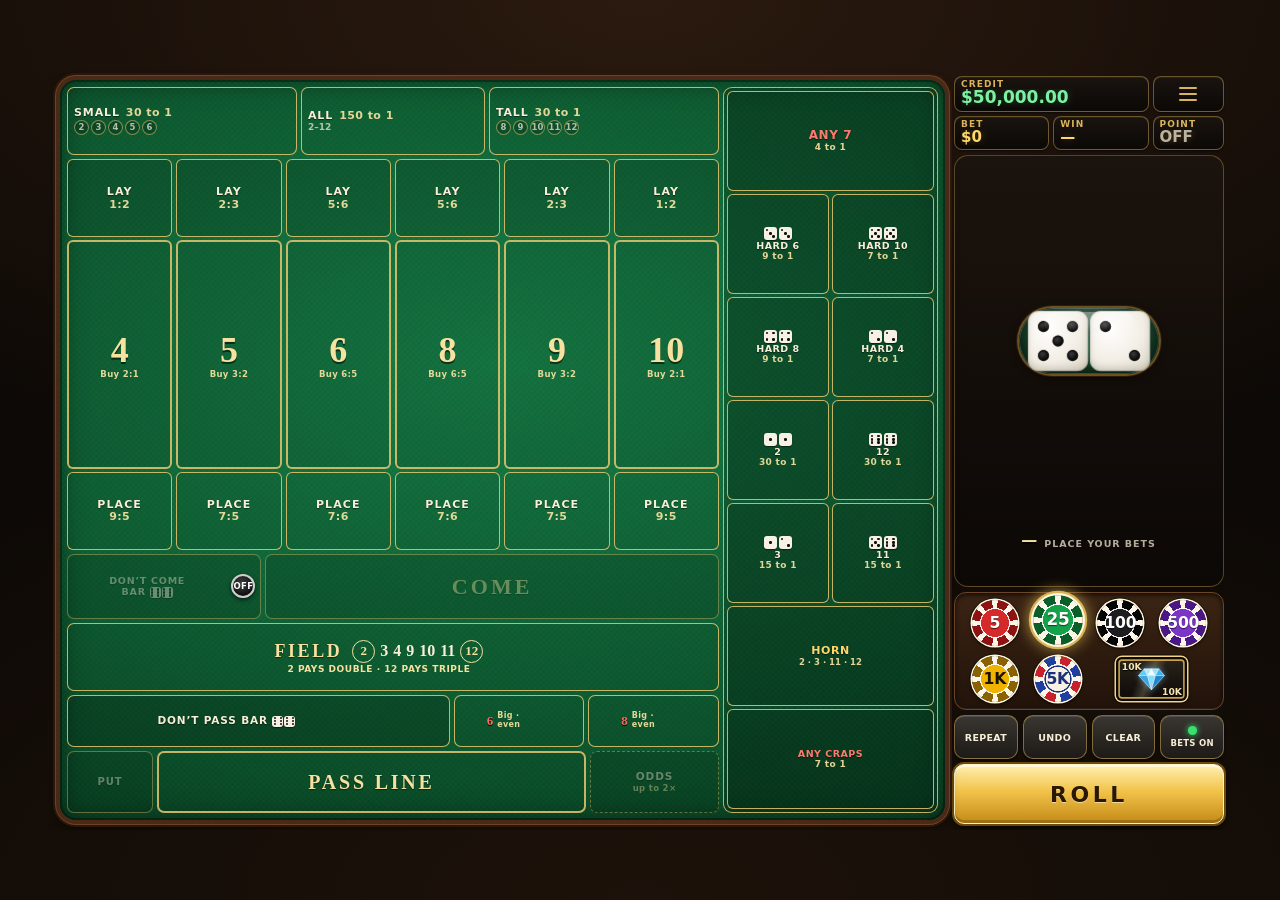
<file: index.html>
<!DOCTYPE html>
<html lang="en">
<head>
  <meta charset="UTF-8">
  <meta name="viewport" content="width=device-width, initial-scale=1, maximum-scale=1, user-scalable=no, viewport-fit=cover">
  <title>Craps</title>
  <meta name="description" content="Bubble craps table for iPhone, playable offline.">
  <link rel="stylesheet" href="styles.css">
  <link rel="manifest" href="manifest.json">
  <meta name="apple-mobile-web-app-capable" content="yes">
  <meta name="mobile-web-app-capable" content="yes">
  <meta name="apple-mobile-web-app-status-bar-style" content="black-translucent">
  <meta name="apple-mobile-web-app-title" content="Craps">
  <meta name="format-detection" content="telephone=no">
  <meta name="theme-color" content="#0d0906">
  <link rel="apple-touch-icon" href="icons/icon-192.png">
  <link rel="icon" href="icons/icon.svg" type="image/svg+xml">
</head>
<body>
  <div id="app" class="app">

    <!-- ===== Meters ===== -->
    <header class="meters" aria-label="Meters">
      <div class="meter m-credit"><span class="m-lbl">Credit</span><span id="m-credit" class="m-val">$50,000.00</span></div>
      <div class="meter m-bet"><span class="m-lbl">Bet</span><span id="m-bet" class="m-val">$0</span></div>
      <div class="meter m-win"><span class="m-lbl">Win</span><span id="m-win" class="m-val" aria-live="polite">&mdash;</span></div>
      <div class="meter m-point"><span class="m-lbl">Point</span><span id="m-point" class="m-val">OFF</span></div>
      <button id="btn-menu" class="menu-btn" type="button" aria-label="Open menu" aria-haspopup="dialog">
        <span></span><span></span><span></span>
      </button>
    </header>

    <!-- ===== Dice bubble ===== -->
    <section class="bubble" aria-label="Dice">
      <div class="dome" id="dome">
        <div class="die" id="die1"></div>
        <div class="die" id="die2"></div>
      </div>
      <div class="readout">
        <span id="dice-total" class="total">&ndash;</span>
        <span id="dice-caption" class="caption">Place your bets</span>
      </div>
      <ol id="roll-strip" class="strip" aria-label="Recent rolls, newest first"></ol>
    </section>

    <!-- ===== The felt ===== -->
    <main id="felt" class="felt" aria-label="Craps table">
      <div class="bonus">
        <button class="spot bonus-spot" data-spot="small" type="button">
          <span class="lbl">Small</span>
          <span class="pips" data-pips="small"></span>
          <span class="pay">30 to 1</span>
          <span class="cs"></span>
        </button>
        <button class="spot bonus-spot all-spot" data-spot="all" type="button">
          <span class="lbl">All</span>
          <span class="all-count" id="all-count">2&ndash;12</span>
          <span class="pay">150 to 1</span>
          <span class="cs"></span>
        </button>
        <button class="spot bonus-spot" data-spot="tall" type="button">
          <span class="lbl">Tall</span>
          <span class="pips" data-pips="tall"></span>
          <span class="pay">30 to 1</span>
          <span class="cs"></span>
        </button>
      </div>

      <div class="numbers" id="numbers"></div>

      <div class="come-row">
        <button class="spot dc-bar" data-spot="dont-come" type="button">
          <span class="lbl">Don&rsquo;t Come<br>Bar <span class="bar12" data-dice="6,6"></span></span>
          <span class="cs"></span>
          <span class="puck-home" id="puck-home"></span>
        </button>
        <button class="spot come" data-spot="come" type="button">
          <span class="lbl big">Come</span>
          <span class="cs"></span>
        </button>
      </div>

      <button class="spot field" data-spot="field" type="button">
        <span class="field-top">
          <span class="lbl big">Field</span>
          <span class="fnums"><b class="ring">2</b><b>3</b><b>4</b><b>9</b><b>10</b><b>11</b><b class="ring">12</b></span>
        </span>
        <span class="sub">2 pays double &middot; 12 pays triple</span>
        <span class="cs"></span>
      </button>

      <div class="dp-row">
        <button class="spot dp-bar" data-spot="dont-pass" type="button">
          <span class="lbl">Don&rsquo;t Pass Bar <span class="bar12" data-dice="6,6"></span></span>
          <span class="sub-cs" data-sub="dont-pass-odds"></span>
          <span class="cs"></span>
        </button>
        <button class="spot big6" data-spot="big-6" type="button">
          <span class="lbl big-num">6</span><span class="pay">Big &middot; even</span>
          <span class="cs"></span>
        </button>
        <button class="spot big8" data-spot="big-8" type="button">
          <span class="lbl big-num">8</span><span class="pay">Big &middot; even</span>
          <span class="cs"></span>
        </button>
      </div>

      <div class="pass-row">
        <button class="spot put" data-spot="put" type="button">
          <span class="lbl">Put</span>
          <span class="cs"></span>
        </button>
        <button class="spot pass" data-spot="pass" type="button">
          <span class="lbl big">Pass Line</span>
          <span class="cs"></span>
        </button>
        <button class="spot pass-odds" data-spot="pass-odds" type="button">
          <span class="lbl">Odds</span><span class="pay">up to 2&times;</span>
          <span class="cs"></span>
        </button>
      </div>

      <div class="props" id="props"></div>

      <div class="toasts" id="toasts" aria-live="polite"></div>
    </main>

    <!-- ===== Chip tray ===== -->
    <section id="tray" class="tray" aria-label="Chips">
      <button class="tchip c5" data-v="5" type="button" aria-label="5 dollar chip"><b>5</b></button>
      <button class="tchip c25" data-v="25" type="button" aria-label="25 dollar chip"><b>25</b></button>
      <button class="tchip c100" data-v="100" type="button" aria-label="100 dollar chip"><b>100</b></button>
      <button class="tchip c500" data-v="500" type="button" aria-label="500 dollar chip"><b>500</b></button>
      <button class="tchip c1000" data-v="1000" type="button" aria-label="1,000 dollar chip"><b>1K</b></button>
      <button class="tchip c5000" data-v="5000" type="button" aria-label="5,000 dollar chip"><b>5K</b></button>
      <button class="tchip c10000" data-v="10000" type="button" aria-label="10,000 dollar plaque"><b>10K</b><b aria-hidden="true">10K</b></button>
      <span class="tray-drop" aria-hidden="true">Drop here to take down</span>
    </section>

    <!-- ===== Buttons ===== -->
    <section class="controls" aria-label="Controls">
      <button id="btn-repeat" class="ctl" type="button">Repeat</button>
      <button id="btn-undo" class="ctl" type="button">Undo</button>
      <button id="btn-clear" class="ctl" type="button">Clear</button>
      <button id="btn-bets" class="ctl bets-toggle" type="button" aria-pressed="true"><i class="led"></i><span id="bets-state">Bets On</span></button>
      <button id="btn-roll" class="roll" type="button">Roll</button>
    </section>
  </div>

  <!-- ===== Overlays ===== -->
  <div id="fx" class="fx" aria-hidden="true"></div>

  <div id="pop-backdrop" class="pop-backdrop" hidden></div>
  <div id="popover" class="popover" role="menu" hidden>
    <div class="pop-head" id="pop-head"></div>
    <div class="pop-items" id="pop-items"></div>
  </div>

  <div id="odds" class="modal" role="dialog" aria-modal="true" aria-labelledby="odds-title" hidden>
    <div class="card odds-card">
      <h2 id="odds-title">Take odds?</h2>
      <p id="odds-sub" class="card-sub"></p>
      <div class="odds-btns">
        <button type="button" class="odds-opt" data-m="1"><span class="o-main">1&times;</span><span class="o-amt"></span></button>
        <button type="button" class="odds-opt" data-m="2"><span class="o-main">2&times;</span><span class="o-amt"></span></button>
        <button type="button" class="odds-opt no" data-m="0"><span class="o-main">No Odds</span><span class="o-amt"></span></button>
      </div>
      <button type="button" id="odds-keep" class="link-btn" hidden>Keep current odds</button>
    </div>
  </div>

  <div id="dialog" class="modal" role="alertdialog" aria-modal="true" aria-labelledby="dlg-title" hidden>
    <div class="card">
      <h2 id="dlg-title"></h2>
      <p id="dlg-text" class="card-sub"></p>
      <div class="dlg-btns">
        <button type="button" id="dlg-cancel" class="btn-sec">Cancel</button>
        <button type="button" id="dlg-ok" class="btn-pri">OK</button>
      </div>
    </div>
  </div>

  <div id="menu" class="sheet-wrap" role="dialog" aria-modal="true" aria-label="Menu" hidden>
    <div class="sheet">
      <div class="sheet-head">
        <h2>Menu</h2>
        <button type="button" id="menu-close" class="sheet-close" aria-label="Close menu">&times;</button>
      </div>
      <div class="sheet-body" id="sheet-body">
        <div class="sheet-actions">
          <button type="button" id="btn-sound" class="btn-sec" aria-pressed="true">Sound: On</button>
          <button type="button" id="btn-newgame" class="btn-danger">New Game</button>
        </div>
        <section class="sheet-sec">
          <h3>On the table <span id="menu-atrisk" class="muted"></span></h3>
          <ul id="menu-bets" class="bet-list"></ul>
        </section>
        <section class="sheet-sec">
          <h3>Roll history</h3>
          <ol id="menu-rolls" class="roll-list"></ol>
        </section>
        <section class="sheet-sec">
          <h3>Payouts &amp; rules</h3>
          <table class="pay-table">
            <tbody>
              <tr><th>Pass / Come</th><td>1 to 1 &middot; 7/11 win, 2/3/12 lose on the come-out</td></tr>
              <tr><th>Don&rsquo;t Pass / Don&rsquo;t Come</th><td>1 to 1 &middot; 12 is a push (bar)</td></tr>
              <tr><th>Odds</th><td>True odds up to 2&times; the flat bet: 4/10 2 to 1, 5/9 3 to 2, 6/8 6 to 5. Come odds are off on the come-out.</td></tr>
              <tr><th>Place</th><td>4/10 9 to 5 &middot; 5/9 7 to 5 &middot; 6/8 7 to 6. Off on the come-out, stays up after a win.</td></tr>
              <tr><th>Buy</th><td>True odds less 5% of the bet, taken only from a win. Off on the come-out.</td></tr>
              <tr><th>Lay</th><td>4/10 1 to 2 &middot; 5/9 2 to 3 &middot; 6/8 5 to 6, less 5% of the win.</td></tr>
              <tr><th>Big 6 / Big 8</th><td>1 to 1</td></tr>
              <tr><th>Field</th><td>3, 4, 9, 10, 11 pay 1 to 1 &middot; 2 pays double &middot; 12 pays triple</td></tr>
              <tr><th>Hard 4 / 10</th><td>7 to 1</td></tr>
              <tr><th>Hard 6 / 8</th><td>9 to 1</td></tr>
              <tr><th>Any 7</th><td>4 to 1 (one roll)</td></tr>
              <tr><th>Any Craps</th><td>7 to 1 (one roll)</td></tr>
              <tr><th>2 / 12</th><td>30 to 1 (one roll)</td></tr>
              <tr><th>3 / 11</th><td>15 to 1 (one roll)</td></tr>
              <tr><th>Horn</th><td>Splits the wager four ways across 2, 3, 11, 12 (whole dollars each, $4 minimum)</td></tr>
              <tr><th>Small / Tall</th><td>30 to 1 &middot; roll every number 2&ndash;6 (or 8&ndash;12) before a 7</td></tr>
              <tr><th>All</th><td>150 to 1 &middot; roll every number 2&ndash;12 before a 7. Bonus bets open only on a come-out before any number has rolled since the last 7.</td></tr>
              <tr><th>Put</th><td>1 to 1 &middot; a pass-line bet made after the point is set</td></tr>
            </tbody>
          </table>
          <p class="muted small">Tap a spot to bet the selected chip. Hold a bet for options, or drag it onto the chip tray to take it down.</p>
        </section>
        <p id="diag" class="diag"></p>
      </div>
    </div>
  </div>

  <script src="craps-engine.js"></script>
  <script src="app.js"></script>
  <script>
    if ('serviceWorker' in navigator && location.protocol !== 'file:') {
      navigator.serviceWorker.register('service-worker.js').catch(function () {});
    }
  </script>
</body>
</html>
</file>
<file: styles.css>
/* =====================================================================
   Bubble Craps — single-screen casino terminal
   Portrait stacks; landscape puts the felt on the left and a rail on the right.
   ===================================================================== */

:root {
  /* Safe areas (overridable via inline style for testing: ?debug=1&safe=1) */
  --safe-top: env(safe-area-inset-top, 0px);
  --safe-right: env(safe-area-inset-right, 0px);
  --safe-bottom: env(safe-area-inset-bottom, 0px);
  --safe-left: env(safe-area-inset-left, 0px);

  --pad: 6px;
  --gap: 5px;

  --bg: #0d0906;
  --rail-1: #4a2a17;
  --rail-2: #2a160b;
  --felt-1: #178048;
  --felt-2: #0e5f33;
  --felt-3: #073b1f;
  --gold: #d9b45b;
  --gold-hi: #f6e2a0;
  --gold-lo: #8f6d27;
  --line: rgba(232, 199, 112, 0.85);
  --cream: #f7efd8;
  --cream-dim: rgba(247, 239, 216, 0.72);
  --win: #45e07c;
  --lose: #ff5a5a;
  --ink: #120c08;

  --chip: 26px;
  --box-chip: 22px;
  --die: 46px;
  --tray-chip: min(46px, calc((min(100vw, 640px) - 96px) / 7.3)); /* 6 chips + plaque across */

  --serif: ui-serif, Georgia, "Times New Roman", serif;
  --sans: system-ui, -apple-system, "SF Pro Text", "Segoe UI", Roboto, Helvetica, Arial, sans-serif;

  color-scheme: dark;
}

/* Test-only iPhone Pro Max insets (?debug=1&safe=1 adds .safe-test) */
html.safe-test { --safe-top: 62px; --safe-right: 0px; --safe-bottom: 34px; --safe-left: 0px; }
@media (orientation: landscape) {
  html.safe-test { --safe-top: 0px; --safe-right: 62px; --safe-bottom: 21px; --safe-left: 62px; }
}

*, *::before, *::after { box-sizing: border-box; }

html, body {
  margin: 0;
  height: 100%;
  overflow: hidden;
  overscroll-behavior: none;
  background: var(--bg);
  color: var(--cream);
  font-family: var(--sans);
  -webkit-text-size-adjust: 100%;
  text-size-adjust: 100%;
}

/* body is the ONE full-screen fixed layer; every overlay is absolute inside it
   (iOS samples full-edge fixed elements to tint the status bar).
   --app-h is set only in an installed iPhone app (app.js pinShellHeight);
   unset, this is exactly inset: 0. */
body {
  position: fixed;
  top: 0;
  left: 0;
  width: 100%;
  height: var(--app-h, 100%);
  -webkit-user-select: none;
  user-select: none;
  -webkit-touch-callout: none;
  -webkit-tap-highlight-color: transparent;
  touch-action: manipulation;
  background:
    radial-gradient(120% 80% at 50% 0%, #2b1a0f 0%, transparent 70%),
    radial-gradient(120% 80% at 50% 100%, #1d120a 0%, transparent 70%),
    var(--bg);
}

button {
  font: inherit;
  color: inherit;
  margin: 0;
  border: 0;
  padding: 0;
  background: none;
  cursor: pointer;
  -webkit-tap-highlight-color: transparent;
  touch-action: manipulation;
}
button:focus { outline: none; }
button:focus-visible { outline: 2px solid var(--gold-hi); outline-offset: 1px; }

[hidden] { display: none !important; }

/* ===================================================================
   App shell
   =================================================================== */
.app {
  position: absolute;
  inset: 0;
  margin: auto;
  width: 100%;
  height: var(--app-h, 100dvh);
  max-width: 640px;
  padding:
    calc(var(--safe-top) + var(--pad))
    calc(var(--safe-right) + var(--pad))
    calc(var(--safe-bottom) + var(--pad))
    calc(var(--safe-left) + var(--pad));
  display: grid;
  gap: var(--gap);
  grid-template-columns: minmax(0, 1fr);
  grid-template-rows: auto auto minmax(0, 1fr) auto auto;
  grid-template-areas: "meters" "bubble" "felt" "tray" "controls";
  overflow: hidden;
  touch-action: none;
}
.modal, .pop-backdrop, .popover { touch-action: none; }

@media (orientation: landscape) {
  :root {
    --chip: 24px;
    --box-chip: 21px;
    --die: 56px;
    --rail: clamp(196px, 25vw, 270px);
    --tray-chip: 36px;
  }
  .app {
    max-width: 1180px;
    max-height: 760px;
    grid-template-columns: minmax(0, 1fr) var(--rail);
    grid-template-rows: auto minmax(0, 1fr) auto auto;
    grid-template-areas:
      "felt meters"
      "felt bubble"
      "felt tray"
      "felt controls";
  }
}

/* ===================================================================
   Meters
   =================================================================== */
.meters {
  grid-area: meters;
  display: grid;
  grid-template-columns: 1.35fr 1fr 1fr 0.8fr 40px;
  gap: 4px;
  min-width: 0;
}
.meter, .menu-btn {
  background: linear-gradient(#1a1410, #0b0806);
  border: 1px solid rgba(217, 180, 91, 0.45);
  border-radius: 8px;
  box-shadow: inset 0 1px 0 rgba(255, 255, 255, 0.06), 0 1px 2px rgba(0, 0, 0, 0.6);
}
.meter {
  min-width: 0;
  padding: 3px 6px 4px;
  display: flex;
  flex-direction: column;
  justify-content: center;
  line-height: 1.05;
}
.m-lbl {
  font-size: 9px;
  font-weight: 700;
  letter-spacing: 0.12em;
  text-transform: uppercase;
  color: var(--gold);
}
.m-val {
  font-size: 16px;
  font-weight: 800;
  font-variant-numeric: tabular-nums;
  color: #ffd76a;
  white-space: nowrap;
  overflow: hidden;
  text-overflow: clip;
  text-shadow: 0 0 8px rgba(255, 200, 80, 0.25);
}
.m-credit .m-val { color: #7cf0a3; text-shadow: 0 0 8px rgba(80, 255, 140, 0.25); }
.m-win .m-val.pos { color: var(--win); }
.m-win .m-val.neg { color: var(--lose); text-shadow: 0 0 8px rgba(255, 80, 80, 0.3); }
.m-win .m-val.zero { color: var(--cream-dim); }
.m-point .m-val { color: var(--cream-dim); }
.m-point .m-val.on { color: #fff; }
.m-win .m-val.bump, .m-credit .m-val.bump { animation: bump 0.45s ease-out; }
@keyframes bump { 0% { transform: scale(1); } 35% { transform: scale(1.12); } 100% { transform: scale(1); } }

.menu-btn {
  display: flex;
  flex-direction: column;
  justify-content: center;
  align-items: center;
  gap: 4px;
  min-height: 40px;
}
.menu-btn span { display: block; width: 18px; height: 2px; border-radius: 1px; background: var(--gold); }

@media (orientation: landscape) {
  .meters {
    grid-template-columns: minmax(0, 1fr) minmax(0, 1fr) minmax(0, 0.75fr);
    grid-template-rows: auto auto;
    grid-template-areas: "credit credit menu" "bet win point";
  }
  .m-credit { grid-area: credit; } .m-bet { grid-area: bet; } .m-win { grid-area: win; } .m-point { grid-area: point; }
  .meters .menu-btn { grid-area: menu; min-height: 0; }
  .m-val { font-size: 15px; }
  .m-credit .m-val { font-size: 17px; }
}

/* ===================================================================
   Dice bubble
   =================================================================== */
.bubble {
  grid-area: bubble;
  min-width: 0;
  min-height: 0;
  display: grid;
  grid-template-columns: auto auto minmax(0, 1fr);
  align-items: center;
  gap: 8px;
  padding: 5px 8px;
  border-radius: 14px;
  background: linear-gradient(#1b130d, #0c0806);
  border: 1px solid rgba(217, 180, 91, 0.35);
}
.dome {
  position: relative;
  display: flex;
  gap: 8px;
  align-items: center;
  justify-content: center;
  padding: 7px 14px;
  border-radius: 999px;
  background:
    radial-gradient(120% 90% at 50% 15%, rgba(255, 255, 255, 0.22) 0%, rgba(255, 255, 255, 0.04) 38%, transparent 60%),
    radial-gradient(100% 100% at 50% 60%, #1f5d3a 0%, #0b2a19 70%, #06170d 100%);
  box-shadow:
    inset 0 0 0 1px rgba(255, 255, 255, 0.18),
    inset 0 -8px 16px rgba(0, 0, 0, 0.55),
    0 0 0 2px #6b5021,
    0 0 0 3px #2a1d0b,
    0 3px 8px rgba(0, 0, 0, 0.6);
}
.dome::after {
  content: "";
  position: absolute;
  left: 18%; right: 18%; top: 4px; height: 30%;
  border-radius: 999px;
  background: linear-gradient(rgba(255, 255, 255, 0.35), rgba(255, 255, 255, 0));
  pointer-events: none;
}
.dome.shake { animation: domeShake 0.9s ease-out; }
@keyframes domeShake {
  0%, 100% { transform: translate(0, 0); }
  10% { transform: translate(-2px, 1px); }
  20% { transform: translate(2px, -1px); }
  30% { transform: translate(-2px, 0); }
  40% { transform: translate(1px, 1px); }
  55% { transform: translate(-1px, 0); }
}

.die {
  width: var(--die);
  height: var(--die);
  perspective: 260px;
}
.die.hop { animation: hop 0.9s cubic-bezier(.25, .7, .3, 1); }
.die:nth-child(2).hop { animation-delay: 0.04s; }
@keyframes hop {
  0% { transform: translateY(0) scale(1); }
  20% { transform: translateY(-9px) scale(0.92); }
  45% { transform: translateY(2px) scale(1.02); }
  62% { transform: translateY(-4px); }
  80% { transform: translateY(0); }
  100% { transform: translateY(0); }
}
.cube {
  position: relative;
  width: 100%;
  height: 100%;
  transform-style: preserve-3d;
  transition: transform 0.9s cubic-bezier(.2, .75, .25, 1);
}
.cube.settled { transition: none; }
.face {
  position: absolute;
  inset: 0;
  border-radius: 18%;
  background: radial-gradient(circle at 35% 30%, #ffffff 0%, #f3efe6 55%, #d9d2c1 100%);
  box-shadow: inset 0 0 0 1px rgba(0, 0, 0, 0.12), inset 0 -3px 6px rgba(0, 0, 0, 0.12);
  display: grid;
  grid-template-columns: repeat(3, 1fr);
  grid-template-rows: repeat(3, 1fr);
  padding: 14%;
  backface-visibility: hidden;
  -webkit-backface-visibility: hidden;
}
.face i {
  width: 76%;
  height: 76%;
  margin: auto;
  border-radius: 50%;
  background: radial-gradient(circle at 40% 35%, #3a3a3a, #050505 70%);
  box-shadow: inset 0 1px 1px rgba(0, 0, 0, 0.6);
}
.face.f1 i { background: radial-gradient(circle at 40% 35%, #e33, #8a0c0c 75%); }
.face.f1 { transform: translateZ(calc(var(--die) / 2)); }
.face.f6 { transform: rotateY(180deg) translateZ(calc(var(--die) / 2)); }
.face.f3 { transform: rotateY(90deg) translateZ(calc(var(--die) / 2)); }
.face.f4 { transform: rotateY(-90deg) translateZ(calc(var(--die) / 2)); }
.face.f5 { transform: rotateX(90deg) translateZ(calc(var(--die) / 2)); }
.face.f2 { transform: rotateX(-90deg) translateZ(calc(var(--die) / 2)); }

.readout {
  display: flex;
  flex-direction: column;
  align-items: center;
  min-width: 64px;
  line-height: 1;
}
.total {
  font-family: var(--serif);
  font-size: 30px;
  font-weight: 700;
  color: var(--gold-hi);
  text-shadow: 0 2px 0 rgba(0, 0, 0, 0.6);
  font-variant-numeric: tabular-nums;
}
.caption {
  margin-top: 3px;
  font-size: 9.5px;
  font-weight: 800;
  letter-spacing: 0.1em;
  text-transform: uppercase;
  color: var(--cream-dim);
  white-space: nowrap;
}
.caption.good { color: var(--win); }
.caption.bad { color: var(--lose); }
.caption.point { color: #ffd76a; }

.strip {
  list-style: none;
  margin: 0;
  padding: 0;
  display: flex;
  gap: 4px;
  overflow: hidden;
  min-width: 0;
  min-height: 24px;
  align-items: center;
  -webkit-mask-image: linear-gradient(90deg, #000 80%, transparent);
  mask-image: linear-gradient(90deg, #000 80%, transparent);
}
.rchip {
  flex: 0 0 auto;
  width: 24px;
  height: 24px;
  border-radius: 6px;
  display: grid;
  place-items: center;
  font-size: 12px;
  font-weight: 800;
  color: #fff;
  background: #3b3f55;
  border: 1.5px solid #8b90b8;
  text-shadow: 0 1px 1px rgba(0, 0, 0, 0.7);
}
.rchip.seven { background: #8e1c1c; border-color: #ff6b6b; }
.rchip.craps { background: #4f1f86; border-color: #c38bff; }
.rchip.hard  { background: #1b6a35; border-color: #6bf09a; }
.rchip.new { animation: rIn 0.35s ease-out; }
@keyframes rIn { from { transform: scale(0.4); opacity: 0; } to { transform: scale(1); opacity: 1; } }

@media (orientation: landscape) {
  .bubble {
    grid-template-columns: minmax(0, 1fr);
    grid-template-rows: minmax(0, 1fr) auto auto;
    grid-template-areas: "dome" "readout" "strip";
    padding: 6px;
    gap: 4px;
  }
  .dome { grid-area: dome; padding: 6px 12px; gap: 8px; justify-self: center; align-self: center; }
  .readout { grid-area: readout; flex-direction: row; justify-content: center; align-items: baseline; gap: 8px; min-width: 0; }
  .readout .caption { margin-top: 0; }
  .strip { grid-area: strip; }
  .rchip { width: 22px; height: 22px; font-size: 11px; }
  .total { font-size: 28px; }
}

/* ===================================================================
   Felt
   =================================================================== */
.felt {
  grid-area: felt;
  position: relative;
  min-height: 0;
  min-width: 0;
  padding: 7px;
  border-radius: 16px;
  background:
    radial-gradient(130% 85% at 50% 38%, var(--felt-1) 0%, var(--felt-2) 52%, var(--felt-3) 100%);
  box-shadow:
    inset 0 0 0 2px rgba(0, 0, 0, 0.35),
    inset 0 0 26px rgba(0, 0, 0, 0.55),
    0 0 0 4px var(--rail-1),
    0 0 0 5px #6b4426,
    0 0 0 7px var(--rail-2),
    0 6px 14px rgba(0, 0, 0, 0.7);
  margin: 4px;
  display: grid;
  gap: 4px;
  grid-template-columns: minmax(0, 1fr);
  grid-template-rows:
    minmax(38px, 0.75fr)
    minmax(120px, 4.4fr)
    minmax(44px, 1fr)
    minmax(46px, 1.05fr)
    minmax(38px, 0.8fr)
    minmax(40px, 0.95fr)
    minmax(84px, 2fr);
  grid-template-areas: "bonus" "nums" "come" "field" "dp" "pass" "props";
  overflow: hidden;
  touch-action: none;
}
/* fine felt texture */
.felt::before {
  content: "";
  position: absolute;
  inset: 0;
  border-radius: inherit;
  pointer-events: none;
  background:
    repeating-linear-gradient(45deg, rgba(255, 255, 255, 0.012) 0 2px, transparent 2px 4px),
    repeating-linear-gradient(-45deg, rgba(0, 0, 0, 0.03) 0 2px, transparent 2px 4px);
}

@media (orientation: landscape) {
  .felt {
    grid-template-columns: minmax(0, 1fr) minmax(128px, 0.33fr);
    grid-template-rows:
      minmax(40px, 1.05fr)
      minmax(104px, 6fr)
      minmax(40px, 1fr)
      minmax(42px, 1.05fr)
      minmax(32px, 0.8fr)
      minmax(36px, 0.95fr);
    grid-template-areas:
      "bonus props"
      "nums props"
      "come props"
      "field props"
      "dp props"
      "pass props";
  }
}

.bonus      { grid-area: bonus; }
.numbers    { grid-area: nums; }
.come-row   { grid-area: come; }
.field      { grid-area: field; }
.dp-row     { grid-area: dp; }
.pass-row   { grid-area: pass; }
.props      { grid-area: props; }

.bonus, .come-row, .dp-row, .pass-row, .numbers {
  display: grid;
  gap: 4px;
  min-height: 0;
  min-width: 0;
}

/* ----- generic spot ----- */
.spot {
  position: relative;
  min-width: 0;
  min-height: 0;
  border: 1.5px solid var(--line);
  border-radius: 7px;
  background: rgba(0, 0, 0, 0.06);
  color: var(--cream);
  display: flex;
  flex-direction: column;
  align-items: center;
  justify-content: center;
  text-align: center;
  line-height: 1.05;
  overflow: hidden;
  transition: background-color 0.15s, opacity 0.2s;
}
.spot:active:not(.dim) { background-color: rgba(255, 235, 170, 0.12); }
.lbl {
  font-weight: 800;
  font-size: 11px;
  letter-spacing: 0.08em;
  text-transform: uppercase;
  color: var(--cream);
  text-shadow: 0 1px 1px rgba(0, 0, 0, 0.5);
}
.lbl.big {
  font-family: var(--serif);
  font-size: 19px;
  letter-spacing: 0.14em;
  color: var(--gold-hi);
}
.pay {
  margin-top: 2px;
  font-size: 9px;
  font-weight: 700;
  letter-spacing: 0.04em;
  color: var(--gold-hi);
  white-space: nowrap;
  opacity: 0.92;
}
.sub {
  margin-top: 2px;
  font-size: 9px;
  font-weight: 700;
  letter-spacing: 0.06em;
  text-transform: uppercase;
  color: var(--gold-hi);
}
.spot.dim > .lbl,
.spot.dim > .pay,
.spot.dim > .sub,
.spot.dim > .num,
.spot.dim > .pips,
.spot.dim > .all-count,
.spot.dim > .field-top,
.spot.dim > .dice-pair { opacity: 0.38; }
.spot.dim { border-color: rgba(232, 199, 112, 0.4); background: rgba(0, 0, 0, 0.14); }

/* chip slot inside a spot */
.cs {
  position: absolute;
  right: 5px;
  top: 50%;
  transform: translateY(-50%);
  pointer-events: none;
  z-index: 2;
}
.cs:empty { display: none; }

/* ----- bonus row ----- */
.bonus { grid-template-columns: 1.25fr 1fr 1.25fr; }
.bonus-spot { flex-direction: row; gap: 6px; padding: 0 30px 0 6px; justify-content: flex-start; }
.bonus-spot .lbl { font-size: 11px; }
.bonus-spot .pay { margin: 0; }
.pips { display: flex; gap: 2px; }
.pips b {
  width: 15px; height: 15px;
  border-radius: 50%;
  display: grid; place-items: center;
  font-size: 8.5px; font-weight: 800;
  color: var(--cream-dim);
  border: 1px solid rgba(232, 199, 112, 0.55);
  background: rgba(0, 0, 0, 0.2);
}
.pips b.hit {
  color: #1a1200;
  background: radial-gradient(circle at 40% 35%, #fff6c8, #f2c94c 70%);
  border-color: #fff3b8;
  box-shadow: 0 0 6px rgba(255, 215, 100, 0.8);
}
.all-count { font-size: 9px; font-weight: 800; color: var(--cream-dim); white-space: nowrap; }
.all-count.active { color: #ffd76a; }
.bonus-spot { flex-wrap: wrap; align-content: center; row-gap: 2px; column-gap: 6px; }
.bonus-spot .lbl { flex: 0 0 auto; order: 0; }
.bonus-spot .pay { order: 1; }
.bonus-spot .pips, .bonus-spot .all-count { order: 2; flex: 0 0 100%; }
.bonus-spot .all-count { text-align: left; }
.bonus-spot:not(.has-bet) { padding-right: 6px; }
.prop.p-hn .pay { font-size: 8.5px; letter-spacing: 0; }

/* ----- number boxes ----- */
.numbers { grid-template-columns: repeat(6, minmax(0, 1fr)); }
.box {
  --num: 30px;
  --lane-chip: 26px;
  display: grid;
  grid-template-rows: minmax(36px, 0.3fr) minmax(0, 1fr) minmax(36px, 0.3fr);
  gap: 3px;
  min-height: 0;
  min-width: 0;
}
.box.lane1 { --num: 27px; }
.box.lane2 { --num: 24px; }
@media (orientation: landscape) {
  .box { --num: 24px; grid-template-rows: minmax(28px, 0.34fr) minmax(0, 1fr) minmax(28px, 0.34fr); }
  .box.lane1 { --num: 22px; }
  .box.lane2 { --num: 20px; }
}
/* both come and don't-come lanes in use: digit and Buy label share one row
   (a box with travelled bets can never also hold the puck: the bets would have
   been decided by the roll that set that point) */
.box.lane2 .buy { flex-direction: row; flex-wrap: wrap; align-content: center; column-gap: 1px; }
.box.lane2 .buy .lrow { gap: 1px; }
.box.lane2 .buy .lrow .chip { --cs: 20px; }
.box.lane2 .buy .lane { flex: 0 0 100%; }
.box .spot { border-radius: 6px; }
.box .lay { background: rgba(0, 0, 0, 0.16); }
.box .lay .lbl, .box .place .lbl { font-size: 9.5px; letter-spacing: 0.1em; }
.box .lay .pay, .box .place .pay { font-size: 10px; margin-top: 1px; }
.box .lay .cs, .box .place .cs { right: 2px; }
/* Buy area: three stacked lanes that never overlap —
   [travelled come / don't-come chips] [digit + puck] [Buy x:y label + buy chip] */
.box .buy {
  background: rgba(0, 0, 0, 0.1);
  border-width: 2px;
  justify-content: center;
  gap: 2px;
  padding: 2px 1px;
}
.box .buy .lane { display: flex; flex-direction: column; align-items: center; gap: 2px; flex: 0 0 auto; }
.box .buy .travel { display: flex; gap: 2px; }
.box .buy .travel:empty { display: none; }
.box .buy .travel .chip { --cs: var(--lane-chip); pointer-events: auto; cursor: pointer; }
.box .buy .drow { display: flex; align-items: center; justify-content: center; gap: 3px; flex: 0 1 auto; min-height: 0; }
.box .buy .num {
  font-family: var(--serif);
  font-weight: 700;
  font-size: var(--num);
  line-height: 1;
  color: var(--gold-hi);
  text-shadow: 0 2px 0 rgba(0, 0, 0, 0.55);
}
.box .buy .lrow { display: flex; align-items: center; justify-content: center; gap: 2px; flex: 0 0 auto; }
.box .buy .pay { margin: 0; font-size: 8.5px; letter-spacing: 0.04em; line-height: 1.1; }
.box .buy.has-bet .pay { text-align: left; }
.box .buy.has-bet .pay span { display: block; }
.box .buy .lrow .cs { position: static; transform: none; }
.box .buy.is-point { border-color: #fff4c4; box-shadow: inset 0 0 12px rgba(255, 232, 150, 0.35); }
.box .chip { --cs: var(--box-chip); }
.spot.dim .drow .num, .spot.dim .lrow .pay { opacity: 0.38; }
/* spots holding a bet: slide the labels left so the chip never hides the payout */
.box .lay.has-bet, .box .place.has-bet, .prop.has-bet {
  align-items: flex-start;
  padding-left: 4px;
  padding-right: calc(var(--box-chip) + 2px);
  text-align: left;
}
.box .lay.has-bet .lbl, .box .place.has-bet .lbl, .prop.has-bet .lbl { letter-spacing: 0.01em; }
.prop.has-bet .lbl { font-size: 9px; }
.prop.has-bet[data-spot^="hard"] .dice-pair { display: none; }
.prop .chip { --cs: 21px; }
.puck-slot { display: flex; }
.puck-slot:empty { display: none; }

/* ----- puck ----- */
.puck {
  width: 24px;
  height: 24px;
  border-radius: 50%;
  display: grid;
  place-items: center;
  font-size: 8.5px;
  font-weight: 900;
  letter-spacing: 0.04em;
  pointer-events: none;
  box-shadow: 0 2px 4px rgba(0, 0, 0, 0.6), inset 0 -2px 3px rgba(0, 0, 0, 0.25);
}
.puck.off { background: radial-gradient(circle at 40% 35%, #3a3a3a, #050505); color: #fff; border: 2px solid #cfcfcf; }
.puck.on  { background: radial-gradient(circle at 40% 35%, #fff, #dcdcdc); color: #111; border: 2px solid #111; }
.puck.pop { animation: puckPop 0.45s ease-out; }
@keyframes puckPop { 0% { transform: scale(0.3); } 60% { transform: scale(1.18); } 100% { transform: scale(1); } }
.box .puck { width: 20px; height: 20px; font-size: 7.5px; border-width: 1.5px; }

/* ----- come row ----- */
.come-row { grid-template-columns: minmax(0, 0.9fr) minmax(0, 2.1fr); }
.dc-bar { background: rgba(0, 0, 0, 0.2); padding-right: 34px; }
.dc-bar .lbl { font-size: 9.5px; line-height: 1.2; }
.puck-home { position: absolute; right: 5px; top: 50%; transform: translateY(-50%); }
.dc-bar .cs { right: 32px; }
.dc-bar .puck-home:empty + .cs, .dc-bar .cs { right: 32px; }
.come { background: rgba(0, 0, 0, 0.04); }
.come .lbl.big { font-size: 22px; }

/* ----- field ----- */
.field { padding: 2px 36px 2px 8px; }
.field-top { display: flex; align-items: center; gap: 10px; }
.field .lbl.big { font-size: 18px; }
.fnums { display: flex; gap: 5px; align-items: center; }
.fnums b {
  font-family: var(--serif);
  font-size: 16px;
  font-weight: 700;
  color: var(--cream);
}
.fnums b.ring {
  display: grid;
  place-items: center;
  width: 23px; height: 23px;
  border: 1.5px solid var(--gold-hi);
  border-radius: 50%;
  color: var(--gold-hi);
  font-size: 13px;
}

/* ----- don't pass / big ----- */
.dp-row { grid-template-columns: minmax(0, 2.2fr) minmax(0, 0.75fr) minmax(0, 0.75fr); }
.dp-bar { background: rgba(0, 0, 0, 0.2); padding-right: 64px; }
.dp-bar .lbl { font-size: 10.5px; }
.sub-cs { position: absolute; right: 34px; top: 50%; transform: translateY(-50%); z-index: 3; }
.big6, .big8 { flex-direction: row; gap: 4px; padding-right: 24px; }
.big6 .pay, .big8 .pay { margin: 0; font-size: 8px; writing-mode: horizontal-tb; max-width: 30px; white-space: normal; line-height: 1.1; text-align: left; }
.big-num { font-family: var(--serif); font-size: 22px; color: #ff6b5e; text-shadow: 0 1px 0 #000; letter-spacing: 0; }
.big6 .cs, .big8 .cs { right: 2px; }
.big6 .chip, .big8 .chip { --cs: 22px; }

/* ----- pass row ----- */
.pass-row { grid-template-columns: minmax(40px, 0.5fr) minmax(0, 2.5fr) minmax(48px, 0.75fr); }
.pass .lbl.big { font-size: 20px; }
.pass { border-width: 2px; }
.put .lbl { font-size: 10px; }
.put .cs, .pass-odds .cs { right: 50%; transform: translate(50%, -50%); }
.put.has-bet .lbl, .pass-odds.has-bet .lbl, .pass-odds.has-bet .pay { opacity: 0.25; }
.pass-odds { background: rgba(0, 0, 0, 0.16); border-style: dashed; }
.pass-odds .lbl { font-size: 10.5px; }
.pass-odds .pay { font-size: 8.5px; }

/* ----- props ----- */
.props {
  display: grid;
  gap: 3px;
  min-height: 0;
  min-width: 0;
  padding: 3px;
  border-radius: 9px;
  border: 1.5px solid var(--line);
  background: rgba(0, 0, 0, 0.18);
  grid-template-columns: repeat(6, minmax(0, 1fr));
  grid-template-rows: repeat(2, minmax(38px, 1fr));
  grid-template-areas:
    "h4 h6 h8 h10 a7 a7"
    "ac y2 y3 y11 y12 hn";
}
@media (orientation: landscape) {
  .props {
    grid-template-columns: repeat(2, minmax(0, 1fr));
    grid-template-rows: repeat(7, minmax(0, 1fr));
    grid-template-areas:
      "a7 a7"
      "h6 h10"
      "h8 h4"
      "y2 y12"
      "y3 y11"
      "hn hn"
      "ac ac";
  }
}
.prop { border-width: 1px; border-radius: 6px; padding: 2px; background: rgba(0, 0, 0, 0.15); }
.prop .lbl { font-size: 9.5px; letter-spacing: 0.05em; }
.prop .pay { font-size: 9px; margin-top: 1px; }
.prop.p-a7 .lbl { color: #ff7a6e; font-size: 12px; }
.prop.p-ac .lbl { color: #ff7a6e; }
.prop.p-hn .lbl { color: #ffd76a; font-size: 11px; }
.prop .cs { right: 2px; }
.prop .chip { --cs: 23px; }
.dice-pair { display: flex; gap: 2px; margin-bottom: 1px; }

/* mini dice used on the felt */
.mdie {
  width: 13px;
  height: 13px;
  border-radius: 3px;
  background: #f6f1e4;
  display: grid;
  grid-template-columns: repeat(3, 1fr);
  grid-template-rows: repeat(3, 1fr);
  padding: 1.5px;
  box-shadow: 0 1px 1px rgba(0, 0, 0, 0.5);
}
.mdie i { width: 2.6px; height: 2.6px; margin: auto; border-radius: 50%; background: #111; }
.mdie.red { background: #c9302c; }
.mdie.red i { background: #fff; }
.bar12 { display: inline-flex; gap: 1px; vertical-align: middle; }
.bar12 .mdie { width: 11px; height: 11px; padding: 1px; }
.bar12 .mdie i { width: 2.2px; height: 2.2px; }

/* ===================================================================
   Chips
   =================================================================== */
.chip, .tchip {
  --c: #d8d8d8;
  --c2: #9a9a9a;
  --t: #1b1b1b;
  --cs: var(--chip);
  position: relative;
  width: var(--cs);
  height: var(--cs);
  border-radius: 50%;
  display: grid;
  place-items: center;
  flex: 0 0 auto;
  background:
    radial-gradient(circle closest-side, var(--c) 0 60%, rgba(255, 255, 255, 0.95) 61% 65%, transparent 66%),
    repeating-conic-gradient(from 7deg, var(--c2) 0deg 30deg, #fbf6e8 30deg 45deg);
  box-shadow:
    0 0 0 1.5px #fff8de,
    0 0 0 2.5px rgba(0, 0, 0, 0.45),
    0 2px 4px rgba(0, 0, 0, 0.65);
  color: var(--t);
}
.chip b, .tchip b {
  font-size: calc(var(--cs) * 0.34);
  font-weight: 900;
  letter-spacing: -0.02em;
  line-height: 1;
  font-variant-numeric: tabular-nums;
  white-space: nowrap;
}
.chip.small-text b { font-size: calc(var(--cs) * 0.29); }
.c1   { --c: #f1efe8; --c2: #8a8a8a; --t: #1b1b1b; }
.c5   { --c: #d62a2a; --c2: #8f1212; --t: #fff; }
.c25  { --c: #13a14a; --c2: #0a5e2a; --t: #fff; }
.c100 { --c: #1d1d1f; --c2: #050505; --t: #fff; }
.c500 { --c: #7d34c9; --c2: #4b1786; --t: #fff; }
.c1000 { --c: #f0b400; --c2: #8a6300; --t: #1b1200; }
.c5 b, .c25 b, .c100 b, .c500 b { text-shadow: 0 1px 1px rgba(0, 0, 0, 0.6); }

/* $5K "flag" chip — cream centre, red and blue edge inserts */
.c5000 {
  --c: #f6f1e1;
  --t: #1c2f7a;
  background:
    radial-gradient(circle closest-side, var(--c) 0 52%, #1c2f7a 54% 58%, rgba(255, 255, 255, 0.95) 60% 65%, transparent 66%),
    repeating-conic-gradient(from 7deg, #c9212b 0deg 30deg, #fbf6e8 30deg 45deg, #1f3fa0 45deg 75deg, #fbf6e8 75deg 90deg);
}

/* $10K plaque — a rectangular marker instead of a round chip, with a
   diamond emblem. On the felt it keeps a round chip's footprint (the
   negative side margin lets it overhang) so no spot layout changes. */
.c10000 {
  --t: #f8e7ad;
  --gem: url("data:image/svg+xml,%3Csvg xmlns='http://www.w3.org/2000/svg' viewBox='0 0 48 42'%3E%3Cg stroke='%23f4fdff' stroke-width='.9' stroke-linejoin='round'%3E%3Cpath fill='%2362cdf7' d='M1 15 11 3l6 12z'/%3E%3Cpath fill='%23aee9ff' d='M11 3h13l-7 12z'/%3E%3Cpath fill='%23effcff' d='M24 3l7 12H17z'/%3E%3Cpath fill='%2396e0ff' d='M24 3h13l-6 12z'/%3E%3Cpath fill='%2341b4ec' d='M37 3l10 12H31z'/%3E%3Cpath fill='%233aa7e3' d='M1 15h16l7 25z'/%3E%3Cpath fill='%2388dbff' d='M17 15h14l-7 25z'/%3E%3Cpath fill='%231f84c9' d='M31 15h16L24 40z'/%3E%3C/g%3E%3C/svg%3E");
  width: calc(var(--cs) * 1.16);
  height: calc(var(--cs) * 0.84);
  margin: calc(var(--cs) * 0.08) calc(var(--cs) * -0.08);
  border-radius: calc(var(--cs) * 0.15);
  background:
    linear-gradient(112deg, transparent 34%, rgba(255, 244, 200, 0.2) 47%, transparent 60%),
    linear-gradient(#2c241c, #0c0907);
  box-shadow:
    inset 0 0 0 calc(var(--cs) * 0.05) #0c0907,
    inset 0 0 0 calc(var(--cs) * 0.085) #c9a24a,
    0 0 0 1.5px #f1d587,
    0 0 0 2.5px rgba(0, 0, 0, 0.45),
    0 2px 4px rgba(0, 0, 0, 0.65);
}
.c10000 b { position: relative; z-index: 1; text-shadow: 0 1px 1px #000; }
.c10000::before {
  content: "";
  position: absolute;
  inset: 16% 22%;
  background: var(--gem) center / contain no-repeat;
}
.chip.c10000::before { opacity: 0.3; } /* watermark behind the bet amount */
/* narrow spots: a compact plaque tucked against the edge so it covers no more
   of the label than a round chip would */
.prop .chip.c10000, .box .lay .chip.c10000, .box .place .chip.c10000 {
  width: calc(var(--cs) * 0.98);
  height: calc(var(--cs) * 0.7);
  margin: calc(var(--cs) * 0.15) -1.5px calc(var(--cs) * 0.15) 0;
}
/* travelled come / don't-come bets sit two to a lane: stay inside the box */
.box .buy .travel .chip.c10000 { width: var(--cs); height: calc(var(--cs) * 0.76); margin: calc(var(--cs) * 0.12) 0; }

.chip.is-off b { transform: translateY(calc(var(--cs) * -0.2)); }
.chip .off {
  position: absolute;
  left: 50%;
  bottom: 0;
  transform: translateX(-50%);
  padding: 0 3px;
  border-radius: 3px;
  background: #111;
  color: #fff;
  border: 1px solid #fff;
  font-size: 6.5px;
  font-weight: 900;
  font-style: normal;
  letter-spacing: 0.06em;
  line-height: 8px;
}
.chip.is-off { filter: saturate(0.55) brightness(0.85); }
.chip.odds-chip { box-shadow: 0 0 0 1.5px #8ff3ff, 0 0 0 2.5px rgba(0, 0, 0, 0.45), 0 2px 4px rgba(0, 0, 0, 0.65); }

.chip.drop { animation: chipDrop 0.25s ease-out; }
@keyframes chipDrop { from { transform: translateY(-8px) scale(1.15); opacity: 0.4; } to { transform: none; opacity: 1; } }
.chip.leave { animation: chipLeave 0.5s ease-in forwards; }
@keyframes chipLeave { to { transform: translateY(16px) scale(0.5); opacity: 0; } }
.chip.collect { animation: chipCollect 0.55s ease-in forwards; }
@keyframes chipCollect { to { transform: translateY(-22px) scale(0.7); opacity: 0; } }

/* flashes */
.spot.flash-win, .chip.flash-win { animation: flashWin 0.9s ease-out; }
@keyframes flashWin {
  0% { box-shadow: 0 0 0 0 rgba(255, 230, 120, 0); background-color: rgba(255, 230, 120, 0.0); }
  25% { box-shadow: 0 0 14px 2px rgba(255, 220, 90, 0.85); background-color: rgba(255, 230, 120, 0.3); }
  100% { box-shadow: 0 0 0 0 rgba(255, 230, 120, 0); background-color: rgba(255, 230, 120, 0); }
}
.spot.flash-lose { animation: flashLose 0.7s ease-out; }
@keyframes flashLose {
  0% { background-color: rgba(255, 60, 60, 0); }
  30% { background-color: rgba(255, 60, 60, 0.32); }
  100% { background-color: rgba(255, 60, 60, 0); }
}

/* ===================================================================
   Chip tray
   =================================================================== */
.tray {
  grid-area: tray;
  position: relative;
  display: flex;
  justify-content: space-evenly;
  align-items: center;
  gap: 4px;
  padding: 6px 8px;
  border-radius: 12px;
  background:
    linear-gradient(#3b2414, #22130a);
  box-shadow: inset 0 2px 5px rgba(0, 0, 0, 0.7), inset 0 -1px 0 rgba(255, 255, 255, 0.07);
  border: 1px solid #6b4426;
}
.tchip {
  --cs: var(--tray-chip);
  transition: transform 0.15s ease, box-shadow 0.15s ease;
}
.tchip.sel {
  transform: translateY(-3px) scale(1.08);
  box-shadow:
    0 0 0 2px #fff8de,
    0 0 0 4px var(--gold),
    0 0 14px 3px rgba(255, 215, 100, 0.75),
    0 4px 6px rgba(0, 0, 0, 0.7);
}
.tchip.poor { opacity: 0.45; }
/* tray plaque: emblem in the middle, value in two corners */
.tchip.c10000 {
  width: calc(var(--cs) * 1.3);
  height: calc(var(--cs) * 0.9);
  margin: 0;
  border-radius: calc(var(--cs) * 0.13);
}
.tchip.c10000::before { inset: 23% 31%; filter: drop-shadow(0 0 3px rgba(120, 215, 255, 0.55)); }
.tchip.c10000 b { position: absolute; font-size: calc(var(--cs) * 0.2); letter-spacing: -0.01em; }
.tchip.c10000 b:first-of-type { top: 12%; left: 8%; }
.tchip.c10000 b:last-of-type { bottom: 12%; right: 8%; }
.tchip.c10000::after {
  content: "";
  position: absolute;
  inset: 0;
  border-radius: inherit;
  background: linear-gradient(112deg, transparent 42%, rgba(255, 255, 255, 0.42) 50%, transparent 58%) 130% 0 / 260% 100% no-repeat;
  pointer-events: none;
}
.tchip.c10000.sel {
  box-shadow:
    inset 0 0 0 calc(var(--cs) * 0.05) #0c0907,
    inset 0 0 0 calc(var(--cs) * 0.085) #c9a24a,
    0 0 0 2px #fff8de,
    0 0 0 4px var(--gold),
    0 0 14px 3px rgba(255, 215, 100, 0.75),
    0 4px 6px rgba(0, 0, 0, 0.7);
}
.tchip.c10000.sel::after { animation: plaqueSheen 3.2s ease-in-out infinite; }
@keyframes plaqueSheen {
  0%, 35% { background-position: 130% 0; }
  75%, 100% { background-position: -30% 0; }
}
.tray-drop {
  position: absolute;
  inset: 0;
  border-radius: inherit;
  display: none;
  place-items: center;
  font-size: 12px;
  font-weight: 800;
  letter-spacing: 0.08em;
  text-transform: uppercase;
  color: #1b1200;
  background: rgba(255, 215, 100, 0.85);
  pointer-events: none;
  z-index: 2; /* above the raised selected chip */
}
body.dragging .tray-drop { display: grid; background: rgba(255, 215, 100, 0.45); color: #fff; }
body.dragging .tray.over .tray-drop { background: rgba(255, 215, 100, 0.9); color: #1b1200; }

.tchip.sel { z-index: 1; } /* keep the selection ring above tightly packed neighbours */

/* The landscape rail is too narrow for seven across. Tall windows (tablet,
   desktop) stack two rows — four chips, then 1K · 5K · plaque. Phones have no
   height to spare for that; see "Phone landscape" at the end of this file. */
@media (orientation: landscape) and (min-height: 480px) {
  .tray {
    display: grid;
    grid-template-columns: repeat(4, auto);
    justify-content: space-evenly;
    justify-items: center;
    gap: 10px 4px; /* room for the raised, ringed selection between rows */
    padding: 7px 4px;
  }
  .tchip.c10000 { grid-column: span 2; width: calc(var(--cs) * 1.55); height: calc(var(--cs) * 0.96); }
}

/* ===================================================================
   Controls
   =================================================================== */
.controls {
  grid-area: controls;
  display: grid;
  grid-template-columns: repeat(4, minmax(0, 1fr)) minmax(0, 1.9fr);
  gap: 5px;
  min-height: 54px;
}
.ctl, .roll {
  border-radius: 10px;
  font-weight: 800;
  text-transform: uppercase;
  letter-spacing: 0.06em;
}
.ctl {
  font-size: 11px;
  color: var(--cream);
  background: linear-gradient(#3a3631, #1d1a17);
  border: 1px solid rgba(217, 180, 91, 0.5);
  box-shadow: inset 0 1px 0 rgba(255, 255, 255, 0.12), 0 2px 3px rgba(0, 0, 0, 0.6);
  display: flex;
  align-items: center;
  justify-content: center;
  gap: 4px;
  padding: 0 2px;
  white-space: nowrap;
}
.ctl:active { transform: translateY(1px); filter: brightness(1.15); }
.bets-toggle { flex-direction: column; gap: 3px; font-size: 10px; }
.bets-toggle .led { width: 9px; height: 9px; border-radius: 50%; background: #39e06f; box-shadow: 0 0 6px #39e06f; }
.bets-toggle.is-off .led { background: #ff4b4b; box-shadow: 0 0 6px #ff4b4b; }
.bets-toggle.is-off { color: #ffb1b1; }
.bets-toggle.is-mixed .led { background: #ffb02e; box-shadow: 0 0 6px #ffb02e; }
.bets-toggle.is-mixed { color: #ffd28a; }
.roll {
  font-size: 24px;
  letter-spacing: 0.16em;
  color: #2a1800;
  background: linear-gradient(#fff0b0, #f2c34a 45%, #c48a16);
  border: 1px solid #fff3c0;
  box-shadow:
    inset 0 2px 0 rgba(255, 255, 255, 0.6),
    inset 0 -3px 0 rgba(0, 0, 0, 0.2),
    0 0 0 2px #6b4a0c,
    0 4px 8px rgba(0, 0, 0, 0.7);
  text-shadow: 0 1px 0 rgba(255, 255, 255, 0.5);
}
.roll:active { transform: translateY(2px); filter: brightness(1.05); }
body.rolling .roll { filter: grayscale(0.5) brightness(0.75); }

@media (orientation: landscape) {
  .controls {
    grid-template-columns: repeat(4, minmax(0, 1fr));
    grid-template-rows: 38px 52px;
    min-height: 0;
  }
  .roll { grid-column: 1 / -1; font-size: 22px; }
  .ctl { font-size: 9.5px; letter-spacing: 0.03em; }
  .bets-toggle { font-size: 8.5px; }
}

/* landscape-only menu button (the portrait one lives in the meters row) */
.rail-menu { display: none; }

/* ===================================================================
   Toasts & effects
   =================================================================== */
.toasts {
  position: absolute;
  top: 6px;
  left: 50%;
  transform: translateX(-50%);
  width: min(92%, 380px);
  display: flex;
  flex-direction: column;
  align-items: center;
  gap: 4px;
  pointer-events: none;
  z-index: 20;
}
.toast {
  max-width: 100%;
  padding: 7px 12px;
  border-radius: 10px;
  background: rgba(12, 8, 5, 0.92);
  border: 1px solid rgba(217, 180, 91, 0.7);
  color: var(--cream);
  font-size: 12.5px;
  font-weight: 650;
  line-height: 1.3;
  text-align: center;
  box-shadow: 0 4px 12px rgba(0, 0, 0, 0.6);
  animation: toastIn 0.2s ease-out;
}
.toast.warn { border-color: #ff8a7a; }
.toast.good { border-color: #6bf09a; }
.toast.out { animation: toastOut 0.25s ease-in forwards; }
@keyframes toastIn { from { transform: translateY(-6px); opacity: 0; } to { transform: none; opacity: 1; } }
@keyframes toastOut { to { transform: translateY(-6px); opacity: 0; } }

.fx { position: absolute; inset: 0; pointer-events: none; z-index: 60; overflow: hidden; }

/* ===== Easter egg: millionaire party (absolute, never fixed — see body note) ===== */
.party {
  position: absolute; inset: 0; z-index: 95; overflow: hidden;
  display: grid; place-items: center;
  background: radial-gradient(60% 45% at 50% 50%, rgba(255, 210, 90, 0.28), rgba(0, 0, 0, 0.55));
  animation: fadeIn 0.3s ease-out;
  transition: opacity 0.45s ease;
}
.party.out { opacity: 0; }
.party-banner {
  position: relative; z-index: 2;
  display: flex; flex-direction: column; align-items: center; gap: 4px;
  padding: 18px 26px; border-radius: 18px; text-align: center;
  margin: calc(var(--safe-top) + 12px) calc(var(--safe-right) + 12px) calc(var(--safe-bottom) + 12px) calc(var(--safe-left) + 12px);
  background: linear-gradient(#2a1a0c, #120b05);
  border: 2px solid var(--gold-hi);
  box-shadow: 0 0 0 4px rgba(242, 195, 74, 0.25), 0 0 60px rgba(255, 200, 80, 0.55);
  animation: bannerPop 0.7s cubic-bezier(.2, 1.6, .4, 1) both;
}
.pb-top { font-family: var(--serif); font-size: 18px; color: var(--cream); letter-spacing: 0.2em; text-transform: uppercase; }
.pb-big {
  font-family: var(--serif); font-weight: 900; font-size: clamp(34px, 11vw, 64px); line-height: 1;
  background: linear-gradient(#fff6c8, #f2c34a 55%, #b37a10); -webkit-background-clip: text; background-clip: text; color: transparent;
  filter: drop-shadow(0 2px 0 #5a3c06);
  animation: shimmer 1.6s ease-in-out infinite alternate;
}
.pb-sub { font-size: 13px; color: rgba(247, 239, 216, 0.8); margin-top: 4px; }
@keyframes bannerPop { from { transform: scale(0.3) rotate(-8deg); opacity: 0; } to { transform: none; opacity: 1; } }
@keyframes shimmer { to { filter: drop-shadow(0 2px 0 #5a3c06) brightness(1.25); } }

.confetti {
  position: absolute; top: -16px; width: 8px; height: 13px; border-radius: 2px; z-index: 3;
  animation-name: confettiFall; animation-timing-function: cubic-bezier(.25, .6, .5, 1); animation-fill-mode: both;
}
@keyframes confettiFall {
  from { transform: translate(0, 0) rotate(0); opacity: 1; }
  to { transform: translate(var(--dx), 110vh) rotate(var(--rot)); opacity: 0.85; }
}
.balloon {
  position: absolute; bottom: -140px; z-index: 1;
  width: 54px; height: 66px; border-radius: 50% 50% 48% 48% / 55% 55% 45% 45%;
  background: radial-gradient(circle at 32% 28%, rgba(255, 255, 255, 0.75) 0 6%, transparent 7%), var(--bc);
  box-shadow: inset -6px -8px 14px rgba(0, 0, 0, 0.25);
  transform: scale(var(--s));
  animation-name: balloonUp; animation-timing-function: ease-in; animation-fill-mode: both;
}
.balloon::before { /* knot */
  content: ''; position: absolute; left: 50%; bottom: -5px; margin-left: -5px;
  border: 5px solid transparent; border-bottom-color: var(--bc); transform: rotate(180deg);
}
.balloon::after { /* string */
  content: ''; position: absolute; left: 50%; top: 100%; width: 1px; height: 70px; margin-top: 4px;
  background: rgba(247, 239, 216, 0.6);
}
@keyframes balloonUp {
  0% { transform: translate(0, 0) scale(var(--s)); }
  50% { transform: translate(var(--sway), -60vh) scale(var(--s)) rotate(4deg); }
  100% { transform: translate(calc(var(--sway) * -1), -130vh) scale(var(--s)) rotate(-4deg); }
}
.float {
  position: absolute;
  transform: translate(-50%, -50%);
  font-size: 15px;
  font-weight: 900;
  font-variant-numeric: tabular-nums;
  color: var(--win);
  text-shadow: 0 1px 0 #000, 0 0 6px rgba(0, 0, 0, 0.9);
  white-space: nowrap;
  animation: floatUp 1.25s ease-out forwards;
}
.float.neg { color: var(--lose); }
@keyframes floatUp {
  0% { opacity: 0; transform: translate(-50%, -30%) scale(0.8); }
  15% { opacity: 1; transform: translate(-50%, -60%) scale(1.1); }
  100% { opacity: 0; transform: translate(-50%, -190%) scale(1); }
}
.ghost {
  position: absolute;
  transform: translate(-50%, -50%) scale(1.25);
  --cs: 34px;
  opacity: 0.95;
  filter: drop-shadow(0 6px 6px rgba(0, 0, 0, 0.6));
}

/* ===================================================================
   Popover
   =================================================================== */
.pop-backdrop { position: absolute; inset: 0; z-index: 70; background: rgba(0, 0, 0, 0.2); }
.popover {
  position: absolute;
  z-index: 71;
  min-width: 180px;
  max-width: 240px;
  padding: 6px;
  border-radius: 12px;
  background: linear-gradient(#211710, #120c08);
  border: 1px solid var(--gold);
  box-shadow: 0 10px 26px rgba(0, 0, 0, 0.75);
  animation: popIn 0.14s ease-out;
}
@keyframes popIn { from { transform: scale(0.92); opacity: 0; } to { transform: none; opacity: 1; } }
.pop-head { padding: 4px 6px 6px; font-size: 12px; font-weight: 700; color: var(--gold-hi); line-height: 1.3; }
.pop-head small { display: block; font-weight: 600; color: var(--cream-dim); font-size: 11px; }
.pop-items { display: flex; flex-direction: column; gap: 4px; }
.pop-items button {
  min-height: 40px;
  padding: 0 12px;
  border-radius: 8px;
  text-align: left;
  font-size: 14px;
  font-weight: 700;
  background: rgba(255, 255, 255, 0.06);
  border: 1px solid rgba(217, 180, 91, 0.35);
}
.pop-items button:active { background: rgba(255, 255, 255, 0.14); }
.pop-items button.cancel { color: var(--cream-dim); text-align: center; }
.pop-items button.danger { color: #ffb3a8; }

/* ===================================================================
   Modals
   =================================================================== */
.modal {
  position: absolute;
  inset: 0;
  z-index: 80;
  display: grid;
  place-items: center;
  padding: calc(var(--safe-top) + 12px) calc(var(--safe-right) + 12px) calc(var(--safe-bottom) + 12px) calc(var(--safe-left) + 12px);
  background: rgba(0, 0, 0, 0.55);
  animation: fadeIn 0.15s ease-out;
}
@keyframes fadeIn { from { opacity: 0; } to { opacity: 1; } }
.card {
  width: min(360px, 100%);
  padding: 16px;
  border-radius: 16px;
  background:
    radial-gradient(120% 90% at 50% 0%, #1d6b3e 0%, #0d3f22 70%);
  border: 2px solid var(--gold);
  box-shadow: 0 0 0 4px #2a160b, 0 18px 40px rgba(0, 0, 0, 0.8);
  text-align: center;
}
.card h2 {
  margin: 0 0 4px;
  font-family: var(--serif);
  font-size: 21px;
  color: var(--gold-hi);
}
.card-sub { margin: 0 0 12px; font-size: 13px; line-height: 1.4; color: var(--cream); }
.odds-btns { display: grid; grid-template-columns: 1fr 1fr 1fr; gap: 8px; }
.odds-opt {
  min-height: 64px;
  border-radius: 12px;
  display: flex;
  flex-direction: column;
  align-items: center;
  justify-content: center;
  gap: 3px;
  background: linear-gradient(#fff0b0, #f2c34a 50%, #c48a16);
  color: #2a1800;
  border: 1px solid #fff3c0;
  box-shadow: 0 0 0 2px #6b4a0c, 0 3px 6px rgba(0, 0, 0, 0.6);
}
.odds-opt .o-main { font-size: 20px; font-weight: 900; }
.odds-opt .o-amt { font-size: 11px; font-weight: 700; }
.odds-opt.no { background: linear-gradient(#4a4540, #24201c); color: var(--cream); border-color: rgba(217, 180, 91, 0.6); box-shadow: 0 3px 6px rgba(0, 0, 0, 0.6); }
.odds-opt.no .o-main { font-size: 15px; }
.odds-opt:disabled { opacity: 0.35; filter: grayscale(0.7); }
.odds-opt .o-amt { line-height: 1.25; padding: 0 3px; }
.odds-opt.current {
  background: linear-gradient(#e9fbff, #9fe3f2 50%, #4fb3cc);
  box-shadow: 0 0 0 2px #0e4f60, 0 0 0 4px #8ff3ff, 0 3px 6px rgba(0, 0, 0, 0.6);
}
.link-btn { margin-top: 12px; min-height: 36px; padding: 0 14px; font-size: 13px; font-weight: 700; color: var(--gold-hi); text-decoration: underline; }
.dlg-btns { display: flex; gap: 10px; justify-content: center; }
.btn-pri, .btn-sec, .btn-danger {
  min-height: 44px;
  padding: 0 18px;
  border-radius: 10px;
  font-weight: 800;
  font-size: 14px;
  letter-spacing: 0.04em;
}
.btn-pri { background: linear-gradient(#fff0b0, #f2c34a 50%, #c48a16); color: #2a1800; box-shadow: 0 0 0 2px #6b4a0c; }
.btn-sec { background: linear-gradient(#4a4540, #24201c); color: var(--cream); border: 1px solid rgba(217, 180, 91, 0.6); }
.btn-danger { background: linear-gradient(#a3342a, #64140f); color: #fff; border: 1px solid #ff9d8f; }

/* ===================================================================
   Menu sheet
   =================================================================== */
.sheet-wrap {
  position: absolute;
  inset: 0;
  z-index: 75;
  background: rgba(0, 0, 0, 0.55);
  display: flex;
  justify-content: center;
  align-items: flex-end;
  animation: fadeIn 0.15s ease-out;
}
.sheet {
  width: min(560px, 100%);
  height: min(86%, 820px);
  display: flex;
  flex-direction: column;
  border-radius: 18px 18px 0 0;
  background: linear-gradient(#1a120c, #0d0906);
  border: 1px solid var(--gold);
  border-bottom: 0;
  box-shadow: 0 -10px 30px rgba(0, 0, 0, 0.7);
  padding: 0 calc(var(--safe-right) + 14px) calc(var(--safe-bottom) + 10px) calc(var(--safe-left) + 14px);
  animation: sheetUp 0.22s ease-out;
}
@keyframes sheetUp { from { transform: translateY(40px); opacity: 0.4; } to { transform: none; opacity: 1; } }
@media (orientation: landscape) {
  .sheet-wrap { justify-content: flex-end; align-items: stretch; }
  .sheet {
    width: min(440px, 70vw);
    height: 100%;
    border-radius: 18px 0 0 18px;
    border-bottom: 1px solid var(--gold);
    border-right: 0;
    padding: calc(var(--safe-top) + 4px) calc(var(--safe-right) + 14px) calc(var(--safe-bottom) + 8px) 14px;
    animation: sheetIn 0.22s ease-out;
  }
  @keyframes sheetIn { from { transform: translateX(40px); opacity: 0.4; } to { transform: none; opacity: 1; } }
}
.sheet-head { display: flex; align-items: center; justify-content: space-between; padding: 10px 0 6px; }
.sheet-head h2 { margin: 0; font-family: var(--serif); font-size: 20px; color: var(--gold-hi); }
.sheet-close { width: 40px; height: 40px; font-size: 26px; line-height: 1; color: var(--gold-hi); border-radius: 50%; border: 1px solid rgba(217, 180, 91, 0.5); }
.sheet-body {
  flex: 1;
  overflow-y: auto;
  overscroll-behavior: contain;
  -webkit-overflow-scrolling: touch;
  touch-action: pan-y;
  -webkit-user-select: text;
  user-select: text;
  padding: 0 6px 12px 0;
  scrollbar-width: thin;
  scrollbar-color: rgba(217, 180, 91, 0.5) transparent;
}
.sheet-actions { display: flex; gap: 10px; margin: 4px 0 12px; }
.sheet-actions button { flex: 1; }
.sheet-sec { margin-bottom: 14px; }
.sheet-sec h3 {
  margin: 0 0 6px;
  font-size: 12px;
  letter-spacing: 0.12em;
  text-transform: uppercase;
  color: var(--gold);
}
.muted { color: var(--cream-dim); font-weight: 600; }
.small { font-size: 12px; line-height: 1.4; }
.bet-list, .roll-list { list-style: none; margin: 0; padding: 0; }
.bet-list li {
  display: flex;
  justify-content: space-between;
  gap: 8px;
  padding: 7px 2px;
  border-bottom: 1px solid rgba(217, 180, 91, 0.15);
  font-size: 14px;
}
.bet-list .st { font-size: 11px; font-weight: 800; color: var(--lose); margin-left: 6px; }
.roll-list li { padding: 7px 2px; border-bottom: 1px solid rgba(217, 180, 91, 0.15); font-size: 13px; }
.roll-list .rl-top { display: flex; align-items: center; gap: 8px; }
.roll-list .rl-n { color: var(--cream-dim); font-size: 11px; width: 30px; }
.roll-list .rl-out { flex: 1; font-weight: 700; }
.roll-list .rl-net { font-weight: 800; font-variant-numeric: tabular-nums; }
.roll-list .rl-net.pos { color: var(--win); }
.roll-list .rl-net.neg { color: var(--lose); }
.roll-list .rl-det { margin: 3px 0 0 38px; font-size: 12px; color: var(--cream-dim); line-height: 1.45; }
.roll-list .rl-det .w { color: #9df5bb; }
.roll-list .rl-det .l { color: #ffb0a8; }
.empty { color: var(--cream-dim); font-size: 13px; padding: 6px 2px; }
.pay-table { width: 100%; border-collapse: collapse; font-size: 12.5px; }
.pay-table th, .pay-table td { text-align: left; vertical-align: top; padding: 5px 4px; border-bottom: 1px solid rgba(217, 180, 91, 0.12); }
.pay-table th { width: 38%; color: var(--gold-hi); font-weight: 700; }
.pay-table td { color: var(--cream); }
.diag {
  margin: 10px 0 0;
  font-size: 10px;
  line-height: 1.35;
  font-weight: 500;
  color: rgba(247, 239, 216, 0.45);
  overflow-wrap: anywhere;
  font-variant-numeric: tabular-nums;
}

/* ===================================================================
   Size tuning
   =================================================================== */
/* Narrower phones (393 wide) */
@media (orientation: portrait) and (max-width: 410px) {
  .m-val { font-size: 14.5px; }
  .lbl.big { font-size: 17px; }
  .come .lbl.big { font-size: 20px; }
  .box { --num: 25px; } .box.lane1 { --num: 22px; } .box.lane2 { --num: 19px; }
  .bonus-spot { padding-right: 28px; gap: 4px; }
  .pips b { width: 13px; height: 13px; font-size: 8px; }
  .fnums { gap: 3px; }
  .dc-bar { padding-right: 30px; padding-left: 2px; }
  .dc-bar .lbl { font-size: 8.5px; letter-spacing: 0.04em; }
  .prop.p-hn .pay { font-size: 7.5px; }
  .fnums b { font-size: 14.5px; }
  .fnums b.ring { width: 21px; height: 21px; font-size: 12px; }
  .ctl { font-size: 10px; letter-spacing: 0.03em; }
  .roll { font-size: 21px; }
}
/* Short portrait windows */
@media (orientation: portrait) and (max-height: 760px) {
  :root { --die: 40px; --tray-chip: min(40px, calc((100vw - 96px) / 7.3)); }
  .controls { min-height: 46px; }
  .total { font-size: 26px; }
}
/* Short landscape (852x393 class) */
@media (orientation: landscape) and (max-height: 400px) {
  :root { --die: 44px; --chip: 22px; --box-chip: 20px; }
  .m-val { font-size: 14px; }
  .meter { padding: 2px 6px 3px; }
  .controls { grid-template-rows: 36px 48px; }
  .felt {
    grid-template-rows:
      minmax(40px, 1fr)
      minmax(104px, 8fr)
      minmax(36px, 1fr)
      minmax(38px, 1fr)
      minmax(30px, 0.8fr)
      minmax(34px, 0.95fr);
  }
  .box { --num: 22px; --lane-chip: 24px; grid-template-rows: minmax(26px, 0.3fr) minmax(0, 1fr) minmax(26px, 0.3fr); }
  .box.lane1 { --num: 19px; } .box.lane2 { --num: 16px; }
  .lbl.big { font-size: 16px; }
  .come .lbl.big { font-size: 18px; }
  .pass .lbl.big { font-size: 17px; }
  .fnums b { font-size: 14px; }
  .fnums b.ring { width: 20px; height: 20px; font-size: 11.5px; }
  .bonus-spot { padding-right: 26px; gap: 4px; }
  .pips b { width: 13px; height: 13px; font-size: 7.5px; }
}
/* Phone landscape: the chip tray stands beside the dice as a two-wide rack —
   5 · 25 / 100 · 500 / 1K · 5K / plaque — so the chips stay full size.
   --die is derived from what is left of the rail so the dome always fits. */
@media (orientation: landscape) and (max-height: 479px) {
  :root {
    --tray-chip: clamp(30px, calc((var(--rail) - 145px) / 2), 36px);
    --tray-w: calc(var(--tray-chip) * 2 + 18px);
    --die: clamp(36px, calc((var(--rail) - var(--tray-w) - 39px) / 2), 50px);
  }
  .app {
    grid-template-columns: minmax(0, 1fr) calc(var(--rail) - var(--tray-w) - var(--gap)) var(--tray-w);
    grid-template-rows: auto minmax(0, 1fr) auto;
    grid-template-areas:
      "felt meters meters"
      "felt bubble tray"
      "felt controls controls";
  }
  .bubble { padding: 6px 4px; }
  .dome { padding: 6px 8px; }
  .readout { flex-direction: column; align-items: center; gap: 3px; }
  .caption { letter-spacing: 0.06em; }
  .tray {
    display: grid;
    grid-template-columns: repeat(2, auto);
    justify-content: space-evenly;
    align-content: space-evenly;
    justify-items: center;
    align-items: center;
    gap: 6px;
    padding: 5px 3px;
  }
  .tchip.c10000 { grid-column: span 2; width: calc(var(--cs) * 1.75); height: calc(var(--cs) * 0.95); }
  .tray-drop { padding: 6px; text-align: center; font-size: 11px; line-height: 1.25; }
}
/* Large desktop windows */
@media (min-width: 1100px) and (min-height: 700px) and (orientation: landscape) {
  :root { --chip: 30px; --box-chip: 26px; --die: 54px; --tray-chip: 46px; }
  .box { --num: 36px; --lane-chip: 30px; } .box.lane1 { --num: 30px; } .box.lane2 { --num: 26px; }
  .lbl { font-size: 13px; }
  .lbl.big { font-size: 24px; }
  .box .lay .lbl, .box .place .lbl { font-size: 11px; }
  .box .lay .pay, .box .place .pay, .pay { font-size: 11px; }
  .controls { grid-template-rows: 44px 60px; }
}

@media (prefers-reduced-motion: reduce) {
  .cube { transition-duration: 0.01s !important; }
  .die.hop, .dome.shake, .puck.pop, .chip.drop, .rchip.new { animation: none !important; }
  .tchip.c10000.sel::after { animation: none !important; }
  .float { animation-duration: 1.4s; }
  .toast, .popover, .sheet, .modal, .sheet-wrap { animation: none !important; }
}
</file>
